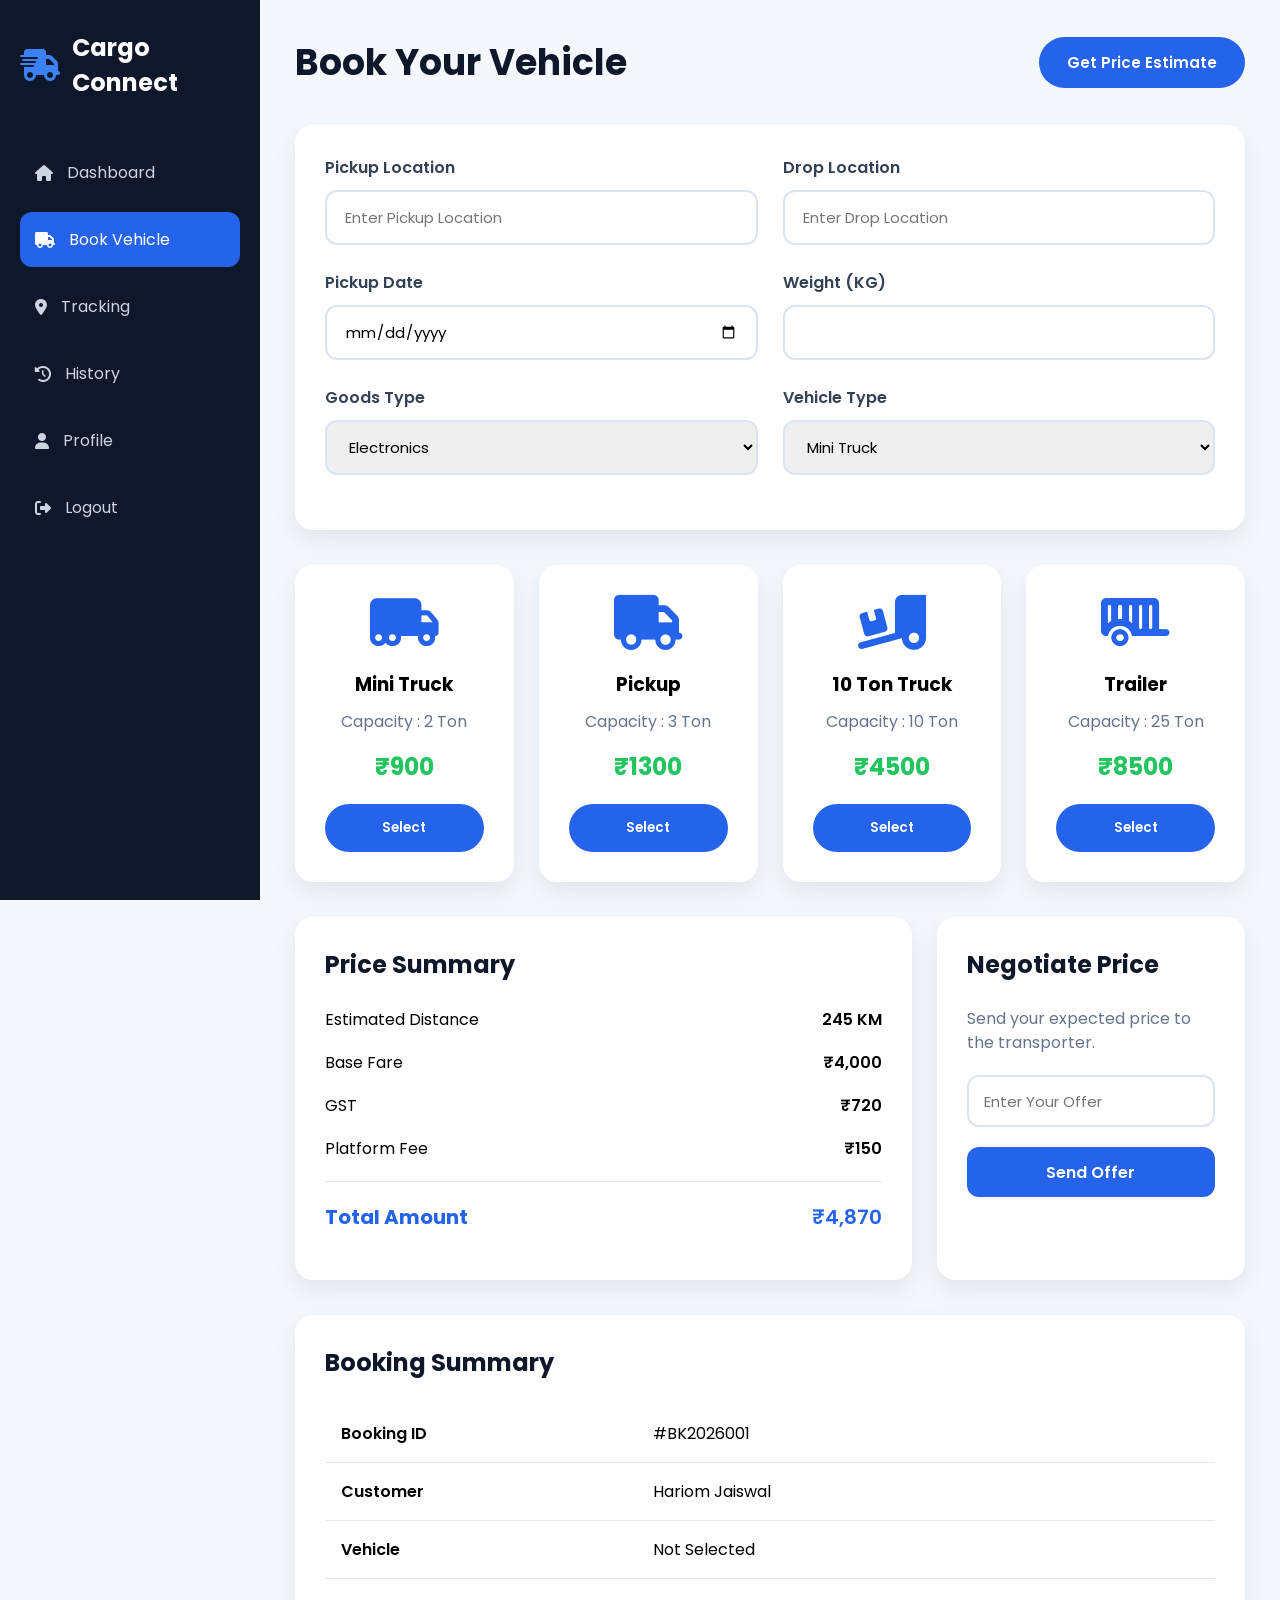
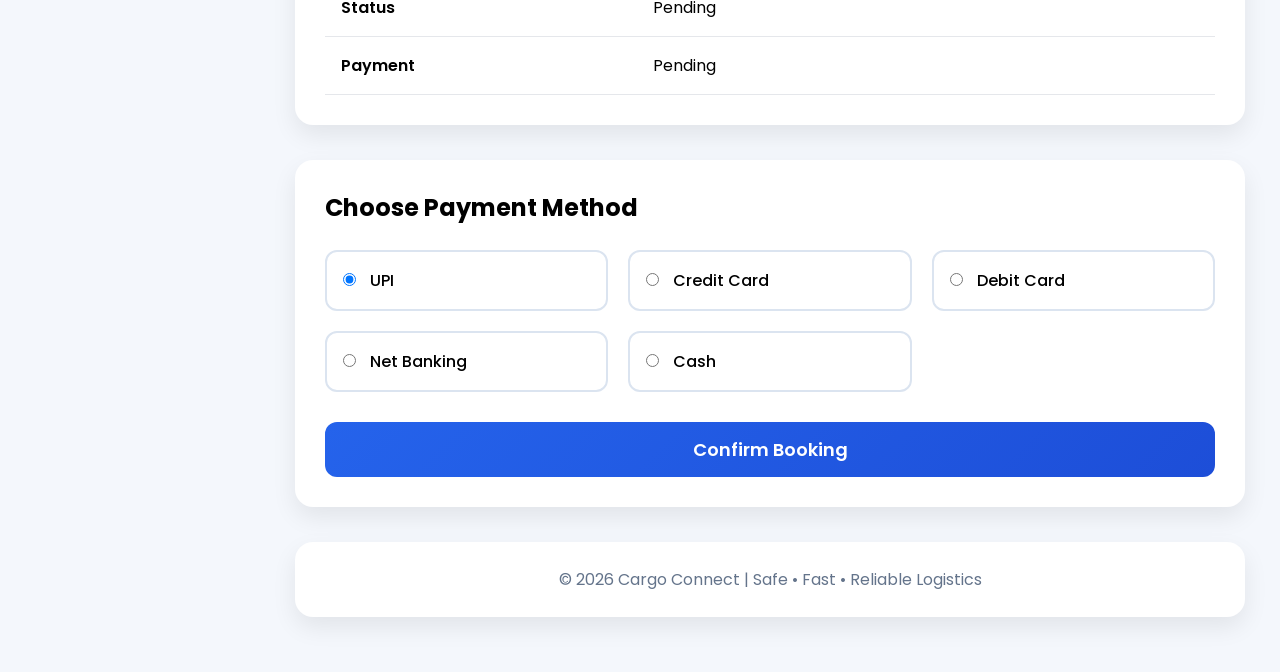
<file: booking.html>
<!DOCTYPE html>
<html lang="en">

<head>

  <meta charset="UTF-8">

  <meta name="viewport"
        content="width=device-width, initial-scale=1.0">

  <title>Book Vehicle | Cargo Connect</title>

  <link rel="stylesheet"
        href="https://cdnjs.cloudflare.com/ajax/libs/font-awesome/6.5.2/css/all.min.css">

  <link rel="stylesheet"
        href="css/booking.css">

</head>

<body>

<div class="container">

  <!-- Sidebar -->

  <aside class="sidebar">

    <div class="logo">

      <i class="fa-solid fa-truck-fast"></i>

      <span>Cargo Connect</span>

    </div>

    <ul>

      <li><a href="dashboard.html"><i class="fa-solid fa-house"></i> Dashboard</a></li>

      <li class="active"><a href="#"><i class="fa-solid fa-truck"></i> Book Vehicle</a></li>

      <li><a href="tracking.html"><i class="fa-solid fa-location-dot"></i> Tracking</a></li>

      <li><a href="history.html"><i class="fa-solid fa-clock-rotate-left"></i> History</a></li>

      <li><a href="profile.html"><i class="fa-solid fa-user"></i> Profile</a></li>

      <li><a href="login.html"><i class="fa-solid fa-right-from-bracket"></i> Logout</a></li>

    </ul>

  </aside>

  <!-- Main -->

  <main class="main">

    <div class="top">

      <h1>Book Your Vehicle</h1>

      <button id="estimateBtn">

        Get Price Estimate

      </button>

    </div>

    <!-- Booking Form -->

    <div class="booking-form">

      <div class="row">

        <div class="input-box">

          <label>Pickup Location</label>

          <input
                  type="text"
                  id="pickup"
                  placeholder="Enter Pickup Location">

        </div>

        <div class="input-box">

          <label>Drop Location</label>

          <input
                  type="text"
                  id="drop"
                  placeholder="Enter Drop Location">

        </div>

      </div>

      <div class="row">

        <div class="input-box">

          <label>Pickup Date</label>

          <input
                  type="date"
                  id="date">

        </div>

        <div class="input-box">

          <label>Weight (KG)</label>

          <input
                  type="number"
                  id="weight">

        </div>

      </div>

      <div class="row">

        <div class="input-box">

          <label>Goods Type</label>

          <select id="goods">

            <option>Electronics</option>

            <option>Furniture</option>

            <option>Food</option>

            <option>Medicines</option>

            <option>Clothes</option>

            <option>Industrial Goods</option>

          </select>

        </div>

        <div class="input-box">

          <label>Vehicle Type</label>

          <select id="vehicle">

            <option>Mini Truck</option>

            <option>Pickup</option>

            <option>10 Ton Truck</option>

            <option>14 Ton Truck</option>

            <option>Trailer</option>

            <option>Container</option>

          </select>

        </div>

      </div>

    </div>

    <!-- Vehicle Cards -->

    <div class="vehicle-grid">

      <div class="vehicle-card">

        <i class="fa-solid fa-truck-moving"></i>

        <h3>Mini Truck</h3>

        <p>Capacity : 2 Ton</p>

        <h2>₹900</h2>

        <button>Select</button>

      </div>

      <div class="vehicle-card">

        <i class="fa-solid fa-truck"></i>

        <h3>Pickup</h3>

        <p>Capacity : 3 Ton</p>

        <h2>₹1300</h2>

        <button>Select</button>

      </div>

      <div class="vehicle-card">

        <i class="fa-solid fa-truck-ramp-box"></i>

        <h3>10 Ton Truck</h3>

        <p>Capacity : 10 Ton</p>

        <h2>₹4500</h2>

        <button>Select</button>

      </div>

      <div class="vehicle-card">

        <i class="fa-solid fa-trailer"></i>

        <h3>Trailer</h3>

        <p>Capacity : 25 Ton</p>

        <h2>₹8500</h2>

        <button>Select</button>

      </div>

    </div>
    <!-- ================= Price Summary ================= -->

    <section class="summary-section">

      <div class="price-summary">

        <h2>Price Summary</h2>

        <div class="summary-row">
          <span>Estimated Distance</span>
          <span id="distance">245 KM</span>
        </div>

        <div class="summary-row">
          <span>Base Fare</span>
          <span id="baseFare">₹4,000</span>
        </div>

        <div class="summary-row">
          <span>GST</span>
          <span id="gst">₹720</span>
        </div>

        <div class="summary-row">
          <span>Platform Fee</span>
          <span id="platformFee">₹150</span>
        </div>

        <hr>

        <div class="summary-row total">

          <span>Total Amount</span>

          <span id="totalAmount">₹4,870</span>

        </div>

      </div>

      <!-- ================= Negotiation ================= -->

      <div class="negotiation">

        <h2>Negotiate Price</h2>

        <p>

          Send your expected price to the transporter.

        </p>

        <input
                type="number"
                id="offerPrice"
                placeholder="Enter Your Offer">

        <button id="sendOffer">

          Send Offer

        </button>

      </div>

    </section>

    <!-- ================= Booking Details ================= -->

    <section class="booking-summary">

      <h2>Booking Summary</h2>

      <table>

        <tr>

          <td>Booking ID</td>

          <td>#BK2026001</td>

        </tr>

        <tr>

          <td>Customer</td>

          <td>Hariom Jaiswal</td>

        </tr>

        <tr>

          <td>Vehicle</td>

          <td id="selectedVehicle">

            Not Selected

          </td>

        </tr>

        <tr>

          <td>Status</td>

          <td>

            Pending

          </td>

        </tr>

        <tr>

          <td>Payment</td>

          <td>

            Pending

          </td>

        </tr>

      </table>

    </section>

    <!-- ================= Payment ================= -->

    <section class="payment-box">

      <h2>Choose Payment Method</h2>

      <div class="payment-options">

        <label>

          <input
                  type="radio"
                  name="payment"
                  checked>

          UPI

        </label>

        <label>

          <input
                  type="radio"
                  name="payment">

          Credit Card

        </label>

        <label>

          <input
                  type="radio"
                  name="payment">

          Debit Card

        </label>

        <label>

          <input
                  type="radio"
                  name="payment">

          Net Banking

        </label>

        <label>

          <input
                  type="radio"
                  name="payment">

          Cash

        </label>

      </div>

      <button id="bookNow">

        Confirm Booking

      </button>

    </section>

    <!-- ================= Footer ================= -->

    <footer>

      <p>

        © 2026 Cargo Connect | Safe • Fast • Reliable Logistics

      </p>

    </footer>

  </main>

</div>

<script src="js/booking.js"></script>

</body>

</html>
</file>
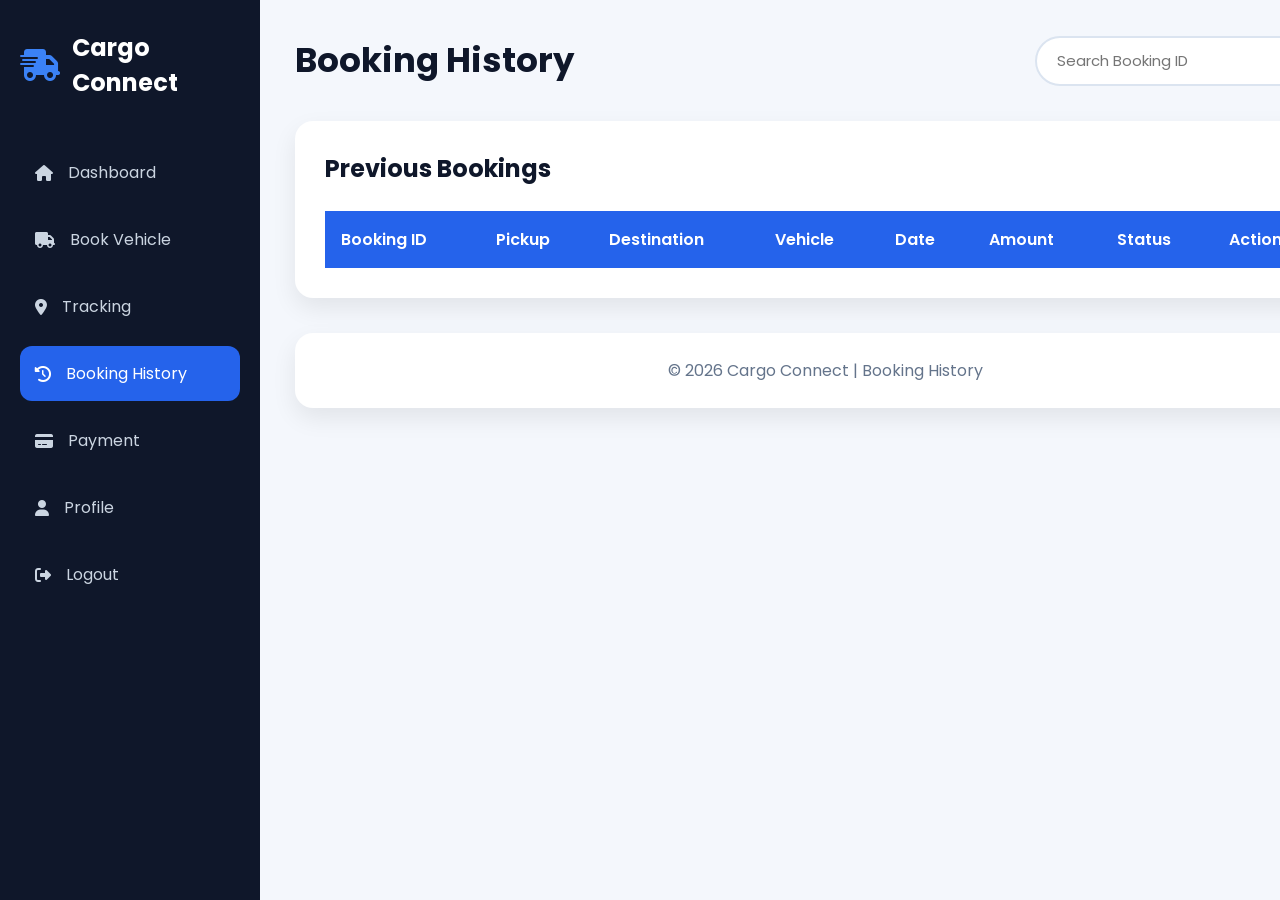
<file: history.html>
<!DOCTYPE html>
<html lang="en">

<head>

  <meta charset="UTF-8">

  <meta name="viewport"
        content="width=device-width, initial-scale=1.0">

  <title>Booking History | Cargo Connect</title>

  <link rel="stylesheet"
        href="https://cdnjs.cloudflare.com/ajax/libs/font-awesome/6.5.2/css/all.min.css">

  <link rel="stylesheet"
        href="css/history.css">

</head>

<body>

<div class="container">

  <!-- Sidebar -->

  <aside class="sidebar">

    <div class="logo">

      <i class="fa-solid fa-truck-fast"></i>

      <span>Cargo Connect</span>

    </div>

    <ul>

      <li><a href="dashboard.html"><i class="fa-solid fa-house"></i> Dashboard</a></li>

      <li><a href="booking.html"><i class="fa-solid fa-truck"></i> Book Vehicle</a></li>

      <li><a href="tracking.html"><i class="fa-solid fa-location-dot"></i> Tracking</a></li>

      <li class="active"><a href="#"><i class="fa-solid fa-clock-rotate-left"></i> Booking History</a></li>

      <li><a href="payment.html"><i class="fa-solid fa-credit-card"></i> Payment</a></li>

      <li><a href="profile.html"><i class="fa-solid fa-user"></i> Profile</a></li>

      <li><a href="login.html"><i class="fa-solid fa-right-from-bracket"></i> Logout</a></li>

    </ul>

  </aside>

  <!-- Main -->

  <main class="main">

    <div class="page-header">

      <h1>Booking History</h1>

      <div class="search-box">

        <input
                type="text"
                id="searchBooking"
                placeholder="Search Booking ID">

        <i class="fa-solid fa-magnifying-glass"></i>

      </div>

    </div>

    <!-- History Table -->

    <section class="history-card">

      <h2>Previous Bookings</h2>

      <table id="historyTable">

        <thead>

        <tr>

          <th>Booking ID</th>

          <th>Pickup</th>

          <th>Destination</th>

          <th>Vehicle</th>

          <th>Date</th>

          <th>Amount</th>

          <th>Status</th>

          <th>Action</th>

        </tr>

        </thead>

        <tbody id="historyBody">

        <!-- Loaded by JavaScript -->

        </tbody>

      </table>

    </section>
    <!-- ================= Booking Details Modal ================= -->

    <div id="bookingModal" class="modal">

      <div class="modal-content">

        <div class="modal-header">

          <h2>Booking Details</h2>

          <button id="closeModal">

            <i class="fa-solid fa-xmark"></i>

          </button>

        </div>

        <div class="details">

          <div class="detail-row">

            <span>Booking ID</span>

            <strong id="modalBookingId"></strong>

          </div>

          <div class="detail-row">

            <span>Pickup</span>

            <strong id="modalPickup"></strong>

          </div>

          <div class="detail-row">

            <span>Destination</span>

            <strong id="modalDrop"></strong>

          </div>

          <div class="detail-row">

            <span>Vehicle</span>

            <strong id="modalVehicle"></strong>

          </div>

          <div class="detail-row">

            <span>Weight</span>

            <strong id="modalWeight"></strong>

          </div>

          <div class="detail-row">

            <span>Goods</span>

            <strong id="modalGoods"></strong>

          </div>

          <div class="detail-row">

            <span>Total Amount</span>

            <strong id="modalAmount"></strong>

          </div>

          <div class="detail-row">

            <span>Status</span>

            <strong id="modalStatus"></strong>

          </div>

        </div>

        <div class="modal-footer">

          <button id="trackBooking">

            Track Booking

          </button>

        </div>

      </div>

    </div>

    <!-- ================= Footer ================= -->

    <footer>

      <p>

        © 2026 Cargo Connect | Booking History

      </p>

    </footer>

  </main>

</div>

<script src="js/history.js"></script>

</body>

</html>
</file>
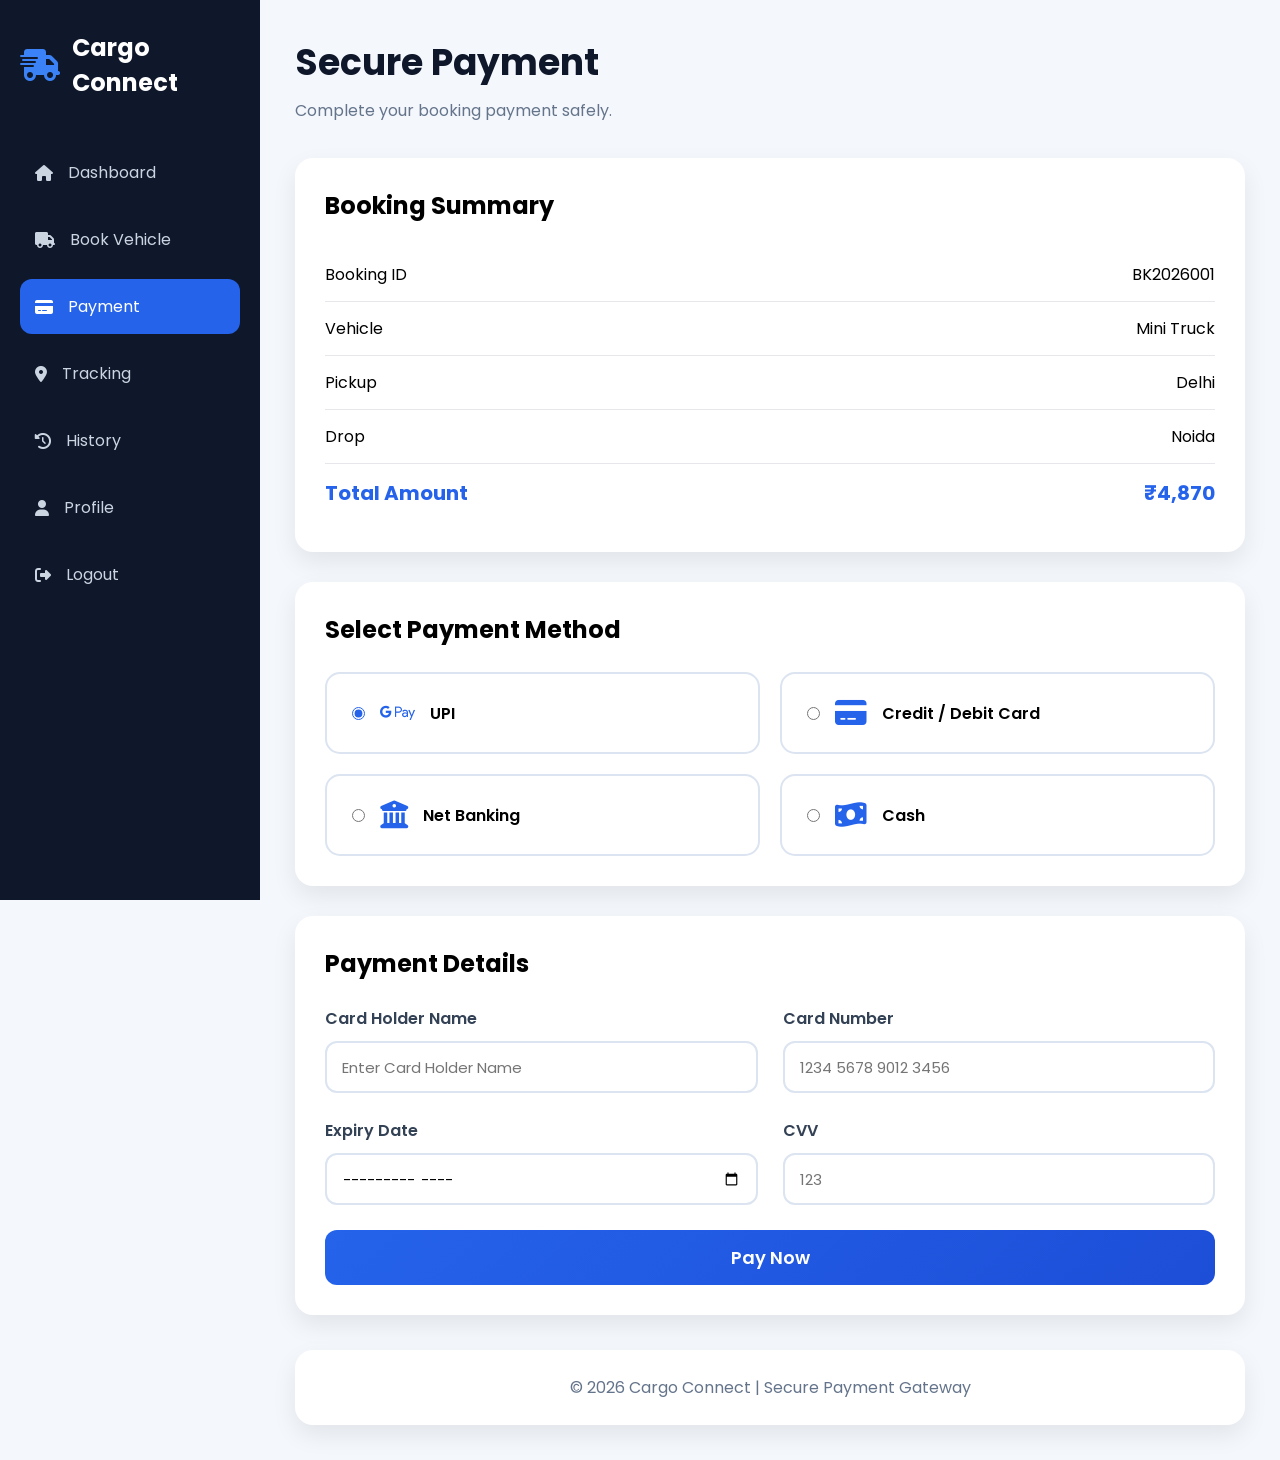
<file: payment.html>
<!DOCTYPE html>
<html lang="en">

<head>

  <meta charset="UTF-8">

  <meta name="viewport"
        content="width=device-width, initial-scale=1.0">

  <title>Payment | Cargo Connect</title>

  <link rel="stylesheet"
        href="https://cdnjs.cloudflare.com/ajax/libs/font-awesome/6.5.2/css/all.min.css">

  <link rel="stylesheet"
        href="css/payment.css">

</head>

<body>

<div class="container">

  <!-- Sidebar -->

  <aside class="sidebar">

    <div class="logo">

      <i class="fa-solid fa-truck-fast"></i>

      <span>Cargo Connect</span>

    </div>

    <ul>

      <li><a href="dashboard.html"><i class="fa-solid fa-house"></i> Dashboard</a></li>

      <li><a href="booking.html"><i class="fa-solid fa-truck"></i> Book Vehicle</a></li>

      <li class="active"><a href="#"><i class="fa-solid fa-credit-card"></i> Payment</a></li>

      <li><a href="tracking.html"><i class="fa-solid fa-location-dot"></i> Tracking</a></li>

      <li><a href="history.html"><i class="fa-solid fa-clock-rotate-left"></i> History</a></li>

      <li><a href="profile.html"><i class="fa-solid fa-user"></i> Profile</a></li>

      <li><a href="login.html"><i class="fa-solid fa-right-from-bracket"></i> Logout</a></li>

    </ul>

  </aside>

  <!-- Main -->

  <main class="main">

    <div class="page-header">

      <h1>Secure Payment</h1>

      <p>Complete your booking payment safely.</p>

    </div>

    <!-- Booking Summary -->

    <section class="summary-card">

      <h2>Booking Summary</h2>

      <div class="summary-row">

        <span>Booking ID</span>

        <span id="bookingId">BK2026001</span>

      </div>

      <div class="summary-row">

        <span>Vehicle</span>

        <span id="vehicleName">Mini Truck</span>

      </div>

      <div class="summary-row">

        <span>Pickup</span>

        <span id="pickupLocation">Delhi</span>

      </div>

      <div class="summary-row">

        <span>Drop</span>

        <span id="dropLocation">Noida</span>

      </div>

      <div class="summary-row">

        <span>Total Amount</span>

        <span id="amount">₹4,870</span>

      </div>

    </section>

    <!-- Payment Methods -->

    <section class="payment-methods">

      <h2>Select Payment Method</h2>

      <div class="method-grid">

        <label class="method">

          <input type="radio" name="payment" value="UPI" checked>

          <i class="fa-brands fa-google-pay"></i>

          <span>UPI</span>

        </label>

        <label class="method">

          <input type="radio" name="payment" value="CARD">

          <i class="fa-solid fa-credit-card"></i>

          <span>Credit / Debit Card</span>

        </label>

        <label class="method">

          <input type="radio" name="payment" value="NET_BANKING">

          <i class="fa-solid fa-building-columns"></i>

          <span>Net Banking</span>

        </label>

        <label class="method">

          <input type="radio" name="payment" value="COD">

          <i class="fa-solid fa-money-bill-wave"></i>

          <span>Cash</span>

        </label>

      </div>

    </section>
    <!-- ================= Card Details ================= -->

    <section class="payment-form">

      <h2>Payment Details</h2>

      <div class="row">

        <div class="input-box">

          <label>Card Holder Name</label>

          <input
                  type="text"
                  id="cardHolder"
                  placeholder="Enter Card Holder Name">

        </div>

        <div class="input-box">

          <label>Card Number</label>

          <input
                  type="text"
                  id="cardNumber"
                  maxlength="19"
                  placeholder="1234 5678 9012 3456">

        </div>

      </div>

      <div class="row">

        <div class="input-box">

          <label>Expiry Date</label>

          <input
                  type="month"
                  id="expiryDate">

        </div>

        <div class="input-box">

          <label>CVV</label>

          <input
                  type="password"
                  id="cvv"
                  maxlength="3"
                  placeholder="123">

        </div>

      </div>

      <button id="payNow">

        Pay Now

      </button>

    </section>

    <!-- ================= Success Popup ================= -->

    <div id="successModal" class="modal">

      <div class="modal-content">

        <i class="fa-solid fa-circle-check"></i>

        <h2>Payment Successful</h2>

        <p>

          Your booking has been confirmed successfully.

        </p>

        <button id="goTracking">

          Track Shipment

        </button>

      </div>

    </div>

    <!-- ================= Footer ================= -->

    <footer>

      <p>

        © 2026 Cargo Connect | Secure Payment Gateway

      </p>

    </footer>

  </main>

</div>

<script src="js/payment.js"></script>

</body>

</html>
</file>
<file: css/booking.css>
/*=========================================
booking.css (Part 1)
=========================================*/

@import url('https://fonts.googleapis.com/css2?family=Poppins:wght@300;400;500;600;700;800&display=swap');

*{
    margin:0;
    padding:0;
    box-sizing:border-box;
    font-family:'Poppins',sans-serif;
}

body{
    background:#f4f7fc;
}

a{
    text-decoration:none;
}

ul{
    list-style:none;
}

.container{
    display:flex;
    min-height:100vh;
}

/*==================================
Sidebar
==================================*/

.sidebar{

    width:260px;
    background:#0f172a;
    color:#fff;
    position:fixed;
    top:0;
    left:0;
    bottom:0;
    padding:30px 20px;

}

.logo{

    display:flex;
    align-items:center;
    gap:12px;
    margin-bottom:45px;

}

.logo i{

    color:#3b82f6;
    font-size:32px;

}

.logo span{

    font-size:24px;
    font-weight:700;

}

.sidebar ul li{

    margin-bottom:12px;

}

.sidebar ul li a{

    display:flex;
    align-items:center;
    gap:14px;
    padding:15px;
    color:#cbd5e1;
    border-radius:12px;
    transition:.3s;

}

.sidebar ul li.active a{

    background:#2563eb;
    color:#fff;

}

.sidebar ul li a:hover{

    background:#2563eb;
    color:#fff;

}

/*==================================
Main
==================================*/

.main{

    flex:1;
    margin-left:260px;
    padding:35px;

}

/*==================================
Top
==================================*/

.top{

    display:flex;
    justify-content:space-between;
    align-items:center;
    margin-bottom:35px;

}

.top h1{

    font-size:36px;
    color:#0f172a;

}

.top button{

    border:none;
    background:#2563eb;
    color:#fff;
    padding:14px 28px;
    border-radius:30px;
    cursor:pointer;
    font-size:15px;
    font-weight:600;
    transition:.3s;

}

.top button:hover{

    background:#1d4ed8;
    transform:translateY(-4px);

}

/*==================================
Booking Form
==================================*/

.booking-form{

    background:#fff;
    border-radius:18px;
    padding:30px;
    margin-bottom:35px;
    box-shadow:0 10px 25px rgba(0,0,0,.08);

}

.row{

    display:grid;
    grid-template-columns:1fr 1fr;
    gap:25px;
    margin-bottom:25px;

}

.input-box{

    display:flex;
    flex-direction:column;

}

.input-box label{

    margin-bottom:10px;
    font-weight:600;
    color:#334155;

}

.input-box input,
.input-box select{

    height:55px;
    padding:0 18px;
    border:2px solid #dbe4f0;
    border-radius:12px;
    outline:none;
    font-size:15px;
    transition:.3s;

}

.input-box input:focus,
.input-box select:focus{

    border-color:#2563eb;

}

/*==================================
Vehicle Grid
==================================*/

.vehicle-grid{

    display:grid;
    grid-template-columns:repeat(4,1fr);
    gap:25px;
    margin-bottom:35px;

}

.vehicle-card{

    background:#fff;
    padding:30px;
    text-align:center;
    border-radius:18px;
    box-shadow:0 10px 25px rgba(0,0,0,.08);
    transition:.3s;

}

.vehicle-card:hover{

    transform:translateY(-8px);

}

.vehicle-card i{

    font-size:55px;
    color:#2563eb;
    margin-bottom:20px;

}

.vehicle-card h3{

    margin-bottom:10px;

}

.vehicle-card p{

    color:#64748b;
    margin-bottom:15px;

}

.vehicle-card h2{

    color:#22c55e;
    margin-bottom:20px;

}

.vehicle-card button{

    width:100%;
    height:48px;
    border:none;
    border-radius:30px;
    background:#2563eb;
    color:#fff;
    cursor:pointer;
    font-weight:600;
    transition:.3s;

}

.vehicle-card button:hover{

    background:#1d4ed8;

}
/*=========================================
booking.css (Part 2)
=========================================*/

/*==================================
Summary Section
==================================*/

.summary-section{

    display:grid;
    grid-template-columns:2fr 1fr;
    gap:25px;
    margin-bottom:35px;

}

.price-summary,
.negotiation{

    background:#fff;
    border-radius:18px;
    padding:30px;
    box-shadow:0 10px 25px rgba(0,0,0,.08);

}

.price-summary h2,
.negotiation h2{

    margin-bottom:25px;
    color:#0f172a;

}

.summary-row{

    display:flex;
    justify-content:space-between;
    align-items:center;
    margin:18px 0;
    font-size:16px;

}

.summary-row span:last-child{

    font-weight:600;

}

.total{

    font-size:20px;
    font-weight:700;
    color:#2563eb;

}

.price-summary hr{

    margin:20px 0;
    border:none;
    border-top:1px solid #e5e7eb;

}

/*==================================
Negotiation
==================================*/

.negotiation p{

    color:#64748b;
    margin-bottom:20px;
    line-height:24px;

}

.negotiation input{

    width:100%;
    height:52px;
    border:2px solid #dbe4f0;
    border-radius:12px;
    padding:0 15px;
    font-size:15px;
    outline:none;
    margin-bottom:20px;
    transition:.3s;

}

.negotiation input:focus{

    border-color:#2563eb;

}

.negotiation button{

    width:100%;
    height:50px;
    border:none;
    border-radius:12px;
    background:#2563eb;
    color:#fff;
    font-size:16px;
    font-weight:600;
    cursor:pointer;
    transition:.3s;

}

.negotiation button:hover{

    background:#1d4ed8;

}

/*==================================
Booking Summary
==================================*/

.booking-summary{

    background:#fff;
    border-radius:18px;
    padding:30px;
    margin-bottom:35px;
    box-shadow:0 10px 25px rgba(0,0,0,.08);

}

.booking-summary h2{

    margin-bottom:25px;
    color:#0f172a;

}

.booking-summary table{

    width:100%;
    border-collapse:collapse;

}

.booking-summary td{

    padding:16px;
    border-bottom:1px solid #e5e7eb;

}

.booking-summary td:first-child{

    font-weight:600;
    width:35%;

}

/*==================================
Payment
==================================*/

.payment-box{

    background:#fff;
    border-radius:18px;
    padding:30px;
    margin-bottom:35px;
    box-shadow:0 10px 25px rgba(0,0,0,.08);

}

.payment-box h2{

    margin-bottom:25px;

}

.payment-options{

    display:grid;
    grid-template-columns:repeat(3,1fr);
    gap:20px;
    margin-bottom:30px;

}

.payment-options label{

    border:2px solid #dbe4f0;
    border-radius:12px;
    padding:16px;
    cursor:pointer;
    font-weight:500;
    transition:.3s;

}

.payment-options label:hover{

    border-color:#2563eb;
    background:#eff6ff;

}

.payment-options input{

    margin-right:10px;

}

#bookNow{

    width:100%;
    height:55px;
    border:none;
    border-radius:12px;
    background:linear-gradient(135deg,#2563eb,#1d4ed8);
    color:#fff;
    font-size:18px;
    font-weight:600;
    cursor:pointer;
    transition:.3s;

}

#bookNow:hover{

    transform:translateY(-4px);

}

/*==================================
Footer
==================================*/

footer{

    text-align:center;
    padding:25px;
    color:#64748b;
    background:#fff;
    border-radius:18px;
    box-shadow:0 10px 25px rgba(0,0,0,.08);
    margin-bottom:20px;

}

/*==================================
Responsive
==================================*/

@media(max-width:1200px){

    .vehicle-grid{

        grid-template-columns:repeat(2,1fr);

    }

    .summary-section{

        grid-template-columns:1fr;

    }

}

@media(max-width:992px){

    .sidebar{

        width:80px;

    }

    .logo span,
    .sidebar ul li a{

        font-size:0;

    }

    .sidebar ul li i{

        font-size:20px;

    }

    .main{

        margin-left:80px;

    }

}

@media(max-width:768px){

    .row{

        grid-template-columns:1fr;

    }

    .vehicle-grid{

        grid-template-columns:1fr;

    }

    .payment-options{

        grid-template-columns:1fr;

    }

    .top{

        flex-direction:column;
        gap:20px;
        align-items:flex-start;

    }

}

@media(max-width:576px){

    .main{

        padding:15px;

    }

    .booking-form,
    .price-summary,
    .negotiation,
    .booking-summary,
    .payment-box{

        padding:20px;

    }

    .top h1{

        font-size:28px;

    }

}
</file>
<file: css/history.css>
/*=========================================
history.css (Part 1)
=========================================*/

@import url('https://fonts.googleapis.com/css2?family=Poppins:wght@300;400;500;600;700;800&display=swap');

*{
    margin:0;
    padding:0;
    box-sizing:border-box;
    font-family:'Poppins',sans-serif;
}

body{
    background:#f4f7fc;
}

a{
    text-decoration:none;
}

ul{
    list-style:none;
}

.container{
    display:flex;
    min-height:100vh;
}

/*==================================
Sidebar
==================================*/

.sidebar{
    width:260px;
    background:#0f172a;
    color:#fff;
    position:fixed;
    top:0;
    left:0;
    bottom:0;
    padding:30px 20px;
}

.logo{
    display:flex;
    align-items:center;
    gap:12px;
    margin-bottom:45px;
}

.logo i{
    font-size:32px;
    color:#3b82f6;
}

.logo span{
    font-size:24px;
    font-weight:700;
}

.sidebar ul li{
    margin-bottom:12px;
}

.sidebar ul li a{
    display:flex;
    align-items:center;
    gap:15px;
    padding:15px;
    border-radius:12px;
    color:#cbd5e1;
    transition:.3s;
}

.sidebar ul li.active a{
    background:#2563eb;
    color:#fff;
}

.sidebar ul li a:hover{
    background:#2563eb;
    color:#fff;
}

/*==================================
Main
==================================*/

.main{
    flex:1;
    margin-left:260px;
    padding:35px;
}

/*==================================
Header
==================================*/

.page-header{
    display:flex;
    justify-content:space-between;
    align-items:center;
    margin-bottom:35px;
}

.page-header h1{
    font-size:34px;
    color:#0f172a;
}

/*==================================
Search Box
==================================*/

.search-box{
    position:relative;
    width:320px;
}

.search-box input{
    width:100%;
    height:50px;
    border:2px solid #dbe4f0;
    border-radius:30px;
    padding:0 45px 0 20px;
    outline:none;
    font-size:15px;
    transition:.3s;
}

.search-box input:focus{
    border-color:#2563eb;
}

.search-box i{
    position:absolute;
    right:18px;
    top:50%;
    transform:translateY(-50%);
    color:#64748b;
}

/*==================================
History Card
==================================*/

.history-card{
    background:#fff;
    padding:30px;
    border-radius:18px;
    box-shadow:0 10px 25px rgba(0,0,0,.08);
    overflow-x:auto;
}

.history-card h2{
    margin-bottom:25px;
    color:#0f172a;
}

/*==================================
Table
==================================*/

table{
    width:100%;
    border-collapse:collapse;
    min-width:1000px;
}

thead{
    background:#2563eb;
    color:#fff;
}

thead th{
    padding:16px;
    text-align:left;
    font-weight:600;
}

tbody tr{
    border-bottom:1px solid #e5e7eb;
    transition:.3s;
}

tbody tr:hover{
    background:#eff6ff;
}

tbody td{
    padding:16px;
    color:#334155;
}

.status{
    padding:8px 14px;
    border-radius:20px;
    font-size:13px;
    font-weight:600;
    color:#fff;
}

.status.completed{
    background:#22c55e;
}

.status.pending{
    background:#f59e0b;
}

.status.cancelled{
    background:#ef4444;
}

.view-btn{
    border:none;
    background:#2563eb;
    color:#fff;
    padding:10px 18px;
    border-radius:8px;
    cursor:pointer;
    transition:.3s;
}

.view-btn:hover{
    background:#1d4ed8;
}
/*=========================================
history.css (Part 2)
=========================================*/

/*==================================
Modal
==================================*/

.modal{

    position:fixed;
    top:0;
    left:0;
    width:100%;
    height:100%;
    background:rgba(0,0,0,.55);
    display:none;
    justify-content:center;
    align-items:center;
    z-index:999;

}

.modal.show{

    display:flex;

}

.modal-content{

    width:500px;
    max-width:90%;
    background:#fff;
    border-radius:20px;
    padding:30px;
    box-shadow:0 20px 50px rgba(0,0,0,.25);
    animation:showModal .3s ease;

}

/*==================================
Modal Header
==================================*/

.modal-header{

    display:flex;
    justify-content:space-between;
    align-items:center;
    margin-bottom:25px;

}

.modal-header h2{

    color:#0f172a;

}

.modal-header button{

    border:none;
    background:#fee2e2;
    color:#ef4444;
    width:35px;
    height:35px;
    border-radius:50%;
    cursor:pointer;
    font-size:18px;

}

/*==================================
Details
==================================*/

.details{

    display:flex;
    flex-direction:column;
    gap:15px;

}

.detail-row{

    display:flex;
    justify-content:space-between;
    padding:12px 0;
    border-bottom:1px solid #e5e7eb;

}

.detail-row span{

    color:#64748b;

}

.detail-row strong{

    color:#0f172a;

}

/*==================================
Modal Footer
==================================*/

.modal-footer{

    margin-top:30px;
    text-align:center;

}

#trackBooking{

    border:none;
    background:#2563eb;
    color:#fff;
    padding:14px 35px;
    border-radius:30px;
    cursor:pointer;
    font-size:16px;
    font-weight:600;
    transition:.3s;

}

#trackBooking:hover{

    background:#1d4ed8;
    transform:translateY(-3px);

}

/*==================================
Footer
==================================*/

footer{

    margin-top:35px;
    background:#fff;
    padding:25px;
    border-radius:18px;
    text-align:center;
    color:#64748b;
    box-shadow:0 10px 25px rgba(0,0,0,.08);

}

/*==================================
Animation
==================================*/

@keyframes showModal{

    from{

        opacity:0;
        transform:scale(.8);

    }

    to{

        opacity:1;
        transform:scale(1);

    }

}

/*==================================
Responsive
==================================*/

@media(max-width:992px){

    .sidebar{

        width:80px;

    }

    .logo span,
    .sidebar ul li a{

        font-size:0;

    }

    .sidebar ul li i{

        font-size:20px;

    }

    .main{

        margin-left:80px;

    }

}

@media(max-width:768px){

    .page-header{

        flex-direction:column;
        align-items:flex-start;
        gap:20px;

    }

    .search-box{

        width:100%;

    }

    .modal-content{

        width:90%;

    }

}

@media(max-width:576px){

    .main{

        padding:15px;

    }

    .history-card{

        padding:20px;

    }

    .detail-row{

        flex-direction:column;
        gap:8px;

    }

}
</file>
<file: css/payment.css>
/*=========================================
payment.css (Part 1)
=========================================*/

@import url('https://fonts.googleapis.com/css2?family=Poppins:wght@300;400;500;600;700;800&display=swap');

*{
    margin:0;
    padding:0;
    box-sizing:border-box;
    font-family:'Poppins',sans-serif;
}

body{
    background:#f4f7fc;
}

a{
    text-decoration:none;
}

ul{
    list-style:none;
}

.container{
    display:flex;
    min-height:100vh;
}

/*==================================
Sidebar
==================================*/

.sidebar{

    width:260px;
    background:#0f172a;
    color:#fff;
    position:fixed;
    top:0;
    left:0;
    bottom:0;
    padding:30px 20px;

}

.logo{

    display:flex;
    align-items:center;
    gap:12px;
    margin-bottom:45px;

}

.logo i{

    font-size:32px;
    color:#3b82f6;

}

.logo span{

    font-size:24px;
    font-weight:700;

}

.sidebar ul li{

    margin-bottom:12px;

}

.sidebar ul li a{

    display:flex;
    align-items:center;
    gap:15px;
    padding:15px;
    color:#cbd5e1;
    border-radius:12px;
    transition:.3s;

}

.sidebar ul li.active a{

    background:#2563eb;
    color:#fff;

}

.sidebar ul li a:hover{

    background:#2563eb;
    color:#fff;

}

/*==================================
Main
==================================*/

.main{

    flex:1;
    margin-left:260px;
    padding:35px;

}

/*==================================
Page Header
==================================*/

.page-header{

    margin-bottom:35px;

}

.page-header h1{

    font-size:36px;
    color:#0f172a;
    margin-bottom:8px;

}

.page-header p{

    color:#64748b;

}

/*==================================
Booking Summary
==================================*/

.summary-card{

    background:#fff;
    border-radius:18px;
    padding:30px;
    margin-bottom:30px;
    box-shadow:0 10px 25px rgba(0,0,0,.08);

}

.summary-card h2{

    margin-bottom:25px;

}

.summary-row{

    display:flex;
    justify-content:space-between;
    align-items:center;
    padding:14px 0;
    border-bottom:1px solid #e5e7eb;

}

.summary-row:last-child{

    border-bottom:none;
    font-size:20px;
    font-weight:700;
    color:#2563eb;

}

/*==================================
Payment Methods
==================================*/

.payment-methods{

    background:#fff;
    border-radius:18px;
    padding:30px;
    margin-bottom:30px;
    box-shadow:0 10px 25px rgba(0,0,0,.08);

}

.payment-methods h2{

    margin-bottom:25px;

}

.method-grid{

    display:grid;
    grid-template-columns:repeat(2,1fr);
    gap:20px;

}

.method{

    border:2px solid #dbe4f0;
    border-radius:15px;
    padding:25px;
    display:flex;
    align-items:center;
    gap:15px;
    cursor:pointer;
    transition:.3s;

}

.method:hover{

    border-color:#2563eb;
    background:#eff6ff;

}

.method input{

    accent-color:#2563eb;

}

.method i{

    font-size:28px;
    color:#2563eb;

}

.method span{

    font-weight:600;

}

/*==================================
Payment Form
==================================*/

.payment-form{

    background:#fff;
    border-radius:18px;
    padding:30px;
    margin-bottom:35px;
    box-shadow:0 10px 25px rgba(0,0,0,.08);

}

.payment-form h2{

    margin-bottom:25px;

}

.row{

    display:grid;
    grid-template-columns:1fr 1fr;
    gap:25px;
    margin-bottom:25px;

}

.input-box{

    display:flex;
    flex-direction:column;

}

.input-box label{

    margin-bottom:10px;
    font-weight:600;
    color:#334155;

}

.input-box input{

    height:52px;
    border:2px solid #dbe4f0;
    border-radius:12px;
    padding:0 15px;
    font-size:15px;
    outline:none;
    transition:.3s;

}

.input-box input:focus{

    border-color:#2563eb;

}

#payNow{

    width:100%;
    height:55px;
    border:none;
    border-radius:12px;
    background:linear-gradient(135deg,#2563eb,#1d4ed8);
    color:#fff;
    font-size:18px;
    font-weight:600;
    cursor:pointer;
    transition:.3s;

}

#payNow:hover{

    transform:translateY(-4px);

}
/*=========================================
payment.css (Part 2)
=========================================*/

/*==================================
Success Modal
==================================*/

.modal{

    position:fixed;
    top:0;
    left:0;
    width:100%;
    height:100%;
    background:rgba(0,0,0,.55);
    display:none;
    justify-content:center;
    align-items:center;
    z-index:999;

}

.modal.show{

    display:flex;

}

.modal-content{

    width:420px;
    max-width:90%;
    background:#fff;
    border-radius:20px;
    padding:40px 30px;
    text-align:center;
    box-shadow:0 20px 50px rgba(0,0,0,.25);
    animation:popup .35s ease;

}

.modal-content i{

    font-size:70px;
    color:#22c55e;
    margin-bottom:20px;

}

.modal-content h2{

    color:#0f172a;
    margin-bottom:15px;

}

.modal-content p{

    color:#64748b;
    line-height:26px;
    margin-bottom:30px;

}

#goTracking{

    border:none;
    background:#2563eb;
    color:#fff;
    padding:14px 35px;
    border-radius:30px;
    cursor:pointer;
    font-size:16px;
    font-weight:600;
    transition:.3s;

}

#goTracking:hover{

    background:#1d4ed8;
    transform:translateY(-3px);

}

/*==================================
Footer
==================================*/

footer{

    background:#fff;
    padding:25px;
    text-align:center;
    border-radius:18px;
    color:#64748b;
    box-shadow:0 10px 25px rgba(0,0,0,.08);

}

/*==================================
Animation
==================================*/

@keyframes popup{

    from{

        opacity:0;
        transform:scale(.8);

    }

    to{

        opacity:1;
        transform:scale(1);

    }

}

/*==================================
Responsive
==================================*/

@media(max-width:992px){

    .sidebar{

        width:80px;

    }

    .logo span,
    .sidebar ul li a{

        font-size:0;

    }

    .sidebar ul li i{

        font-size:20px;

    }

    .main{

        margin-left:80px;

    }

}

@media(max-width:768px){

    .row{

        grid-template-columns:1fr;

    }

    .method-grid{

        grid-template-columns:1fr;

    }

    .page-header h1{

        font-size:30px;

    }

}

@media(max-width:576px){

    .main{

        padding:15px;

    }

    .summary-card,
    .payment-methods,
    .payment-form{

        padding:20px;

    }

    .modal-content{

        padding:30px 20px;

    }

    .modal-content i{

        font-size:55px;

    }

    .modal-content h2{

        font-size:24px;

    }

}
</file>
